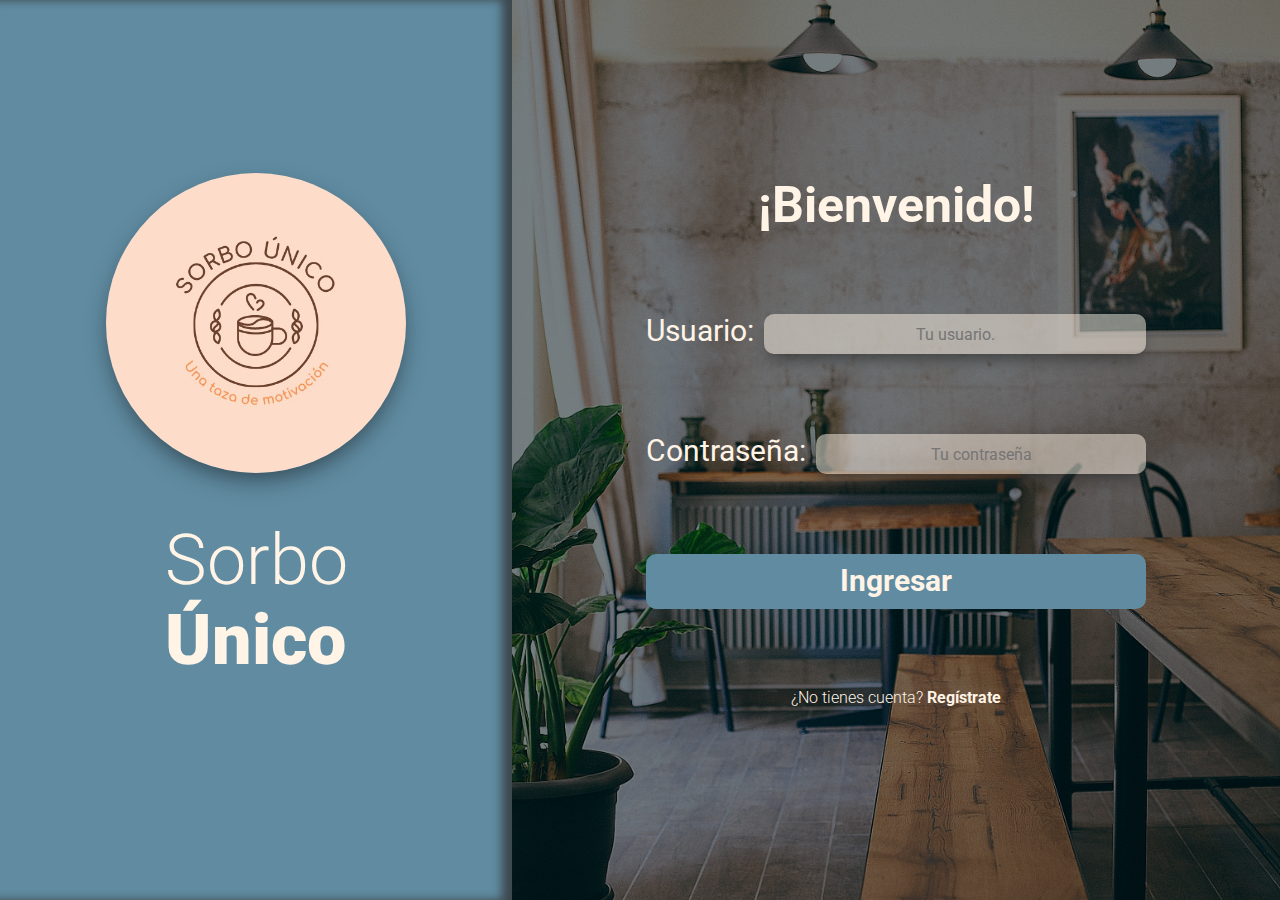
<file: The Coffee Place/index.html>
<!DOCTYPE html>
<html lang="en">
<head>
    <meta charset="UTF-8">
    <meta http-equiv="X-UA-Compatible" content="IE=edge">
    <meta name="viewport" content="width=device-width, initial-scale=1.0">
    <title>Sorbo Único</title>
    <link href="https://fonts.googleapis.com/css2?family=Roboto:wght@300;400;700&display=swap" rel="stylesheet">
    <link rel="preload" href="css/style.css">
    <link rel="preload" href="css/normalize.css">
    <link rel="stylesheet" href="css/style.css">
    <link rel="stylesheet" href="css/normalize.css">
</head>
<body>

    <main class="contenedor">
        <aside class="aside">
            <div class="logo">
                <img class="logo__imagen" src="img/logo.jpeg" alt="Logo">
            </div>
                <h1 class="aside__titulo"><span class="aside__titulo--delgado">Sorbo</span><b>Único</b></h1>
        </aside>

        <section class="principal">
            <div class="principal__contenido">
                <h2 class="principal__titulo">¡Bienvenido!</h2>

                <form class="formulario">
                    <div class="campo">
                        <label class="campo__label" for="usuario">Usuario:</label>
                        <input class="campo__field" type="text" placeholder="Tu usuario." id="usuario">
                    </div>

                    <div class="campo">
                        <label class="campo__label" for="contrasena">Contraseña:</label>
                        <input class="campo__field" type="password" id="contrasena" placeholder="Tu contraseña">
                    </div>

                    <div class="campo">
                        <input class="campo__boton" type="button" value="Ingresar" onclick="location.href= 'principal.html'">
                    </div>

                    <p class="formulario__texto">¿No tienes cuenta? <a href="registro.html">Regístrate</a></p>
                </form>
            </div>
        </section>
    </main>
</body>
</html>
</file>
<file: The Coffee Place/css/style.css>
:root {
    --azul: #608BA1;
    --celeste: #BEDDED;
    --cafeClaro: #FFF4E6;
    --cafeMedio: #EDD8BE;
    --cafeOscuro: #A18B70;
    
}

html {
    box-sizing: border-box;
    font-size: 62.5%; /* 1 rem = 10px */    
}

*, *:before, *:after {
    box-sizing: inherit;
}

body {
    font-family: 'Roboto', sans-serif;
    font-size: 1.6rem;
}

/** Globales **/

a {
    text-decoration: none;
    font-weight: 700;
    color: var(--cafeClaro);
}

h1 { 
    font-size: 5rem;
}

h2 {
    font-size: 3rem;
}

.contenedor {
    display: grid;
    grid-template-columns: 40% 60%;
}

/** Logo **/

.aside {
    background-color: var(--azul);
    height: 100vh;
    display: flex;
    flex-direction: column;
    align-items: center;
    justify-content: center;
    box-shadow: inset -10px 0px 10px 0px rgba(50,50,50,0.75);
}

.logo {
    
    display: flex;
    align-items: center;
    justify-content: center;
}

.logo__imagen {

    border-radius: 50%;
    width: 30rem;
    height: 30rem;
    margin: 0 auto;
    box-shadow: 0px 10px 25px -5px rgba(0, 0, 0, 0.5);

}

.aside__titulo {
    color: var(--cafeClaro);
    font-size: 7rem;
    font-weight: 700;
}

.aside__titulo--delgado {
    display: block;
    font-weight: 300;
    text-align: center;
}

/** Formulario **/

.principal {
    background-image: url(../img/fondo.jpg);
    background-position: center center;
    background-repeat: no-repeat;
    background-size: cover;
    position: relative;
}

.principal__contenido {
    position: absolute;
    background-color: rgb(0 0 0 / 50%);
    width: 100%;
    height: 100%;
    display: flex;
    flex-direction: column;
    align-items: center;
    justify-content: center;
}

.principal__titulo {
    color: var(--cafeClaro);
    font-size: 5rem;
    margin: 0;
}

.campo {
    margin: 8rem;
    display: flex;
    width: 50rem;
}

.campo__label {
    color: var(--cafeClaro);
    font-size: 3rem;
    margin-right: 1rem;
}

.campo__field {
    border: none;
    background-color: rgba(255, 244, 230, 0.5);
    border-radius: 1rem;
    height: 4rem;
    text-align: center;
    color: #000;
    width: 100%;
    box-shadow: 0px 10px 15px -5px rgba(50, 50, 50, 0.75);
}

.campo__boton {
    padding: 1rem 2rem;
    background-color: var(--azul);
    color: var(--cafeClaro);
    font-weight: bold;
    font-size: 3rem;
    border: none;
    border-radius: 1rem;
    width: 100%;
    cursor: pointer;
    margin-bottom: 0;
}

.campo__boton:hover {
    background-color: var(--celeste);
    color: var(--azul);
}

.formulario__texto {
    color: var(--cafeClaro);
    font-weight: 1rem;
    text-align: center;
    font-weight: 300;
}
</file>
